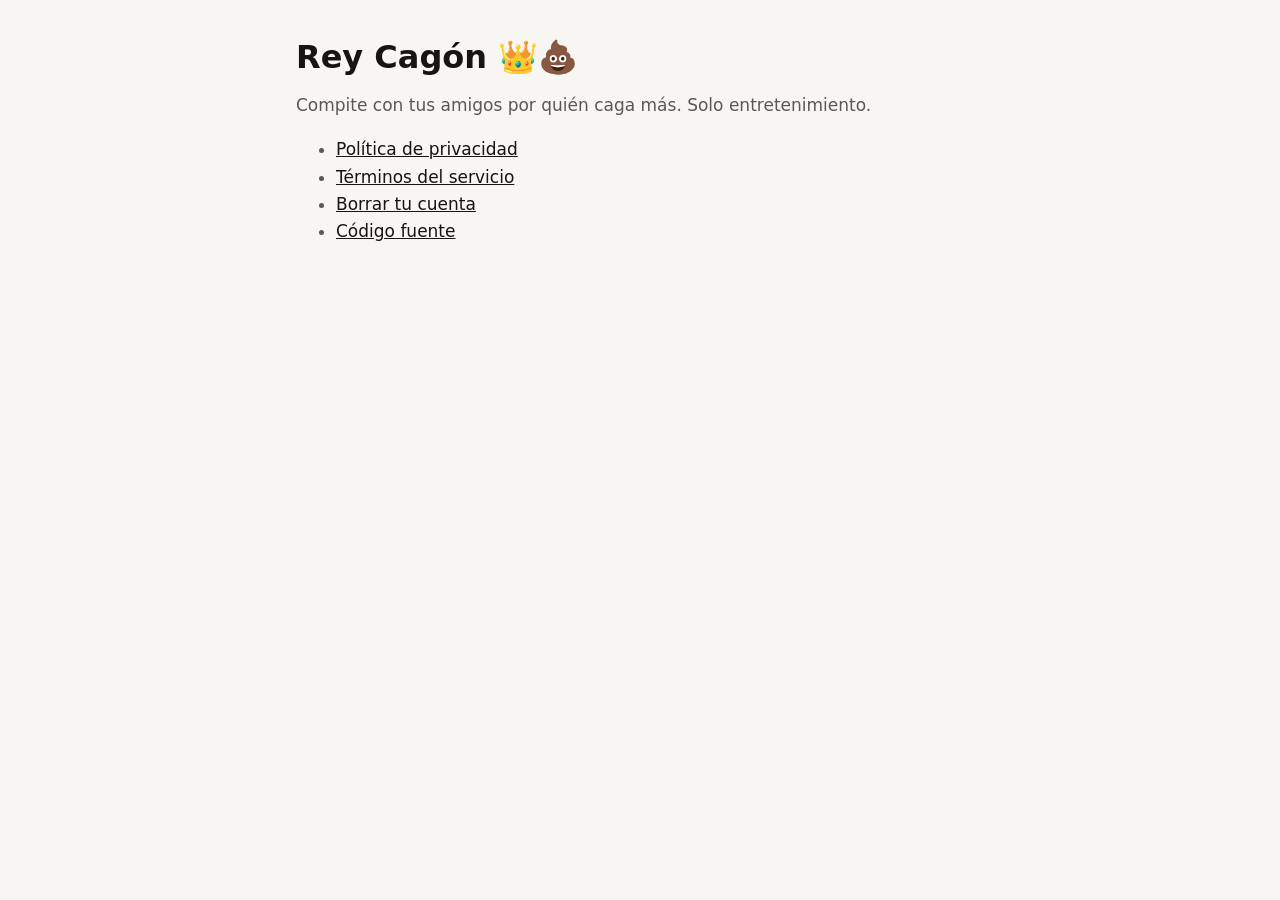
<file: docs/index.html>
<!doctype html>
<html lang="es"><head><meta charset="utf-8"><meta name="viewport" content="width=device-width, initial-scale=1">
<title>Rey Cagón</title><link rel="stylesheet" href="estilo.css"></head>
<body><main>
<h1>Rey Cagón 👑💩</h1>
<p>Compite con tus amigos por quién caga más. Solo entretenimiento.</p>
<ul>
<li><a href="privacidad.html">Política de privacidad</a></li>
<li><a href="terminos.html">Términos del servicio</a></li>
<li><a href="borrar-cuenta.html">Borrar tu cuenta</a></li>
<li><a href="https://github.com/Fervolts/rey-cagon">Código fuente</a></li>
</ul>
</main></body></html>
</file>
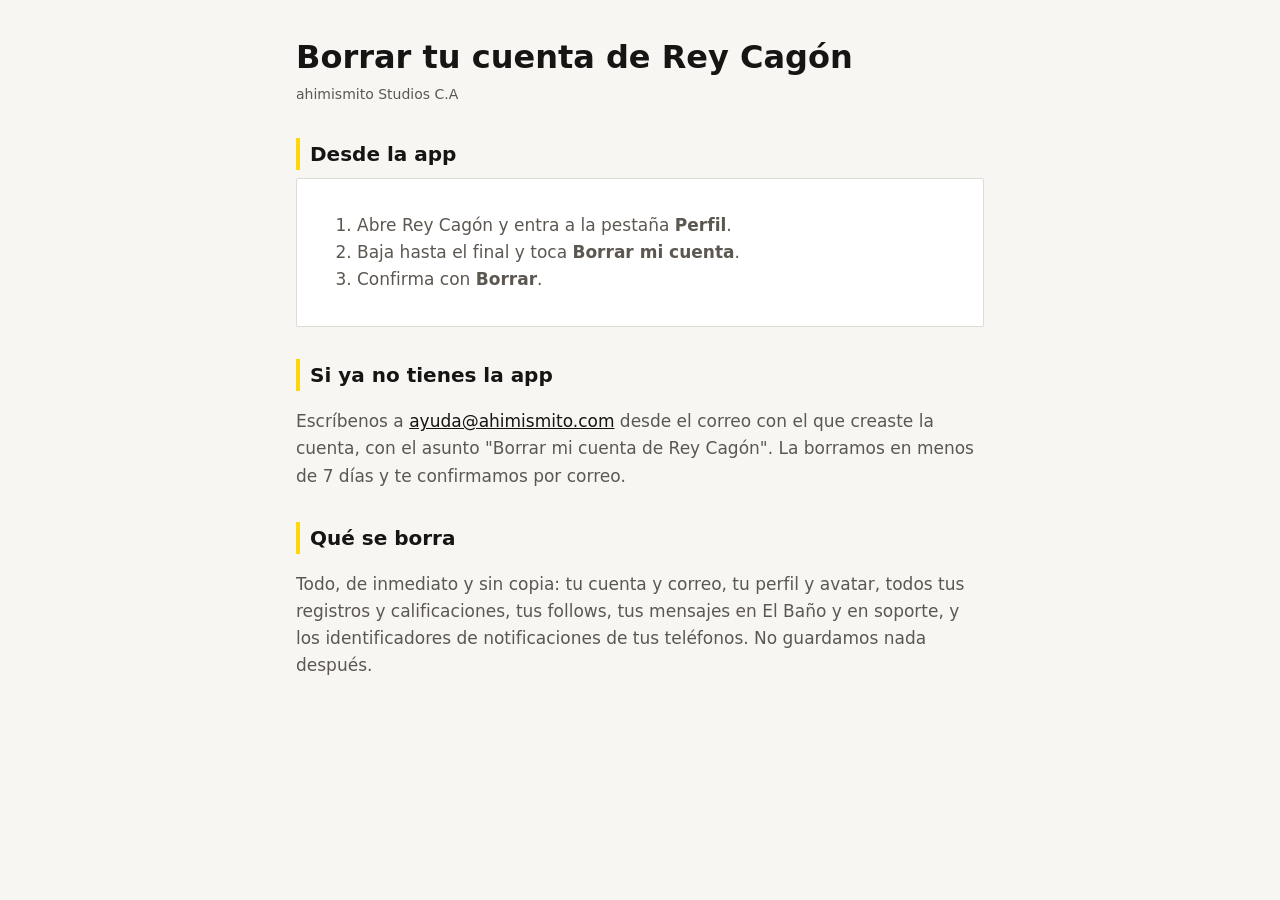
<file: docs/borrar-cuenta.html>
<!doctype html>
<html lang="es"><head><meta charset="utf-8"><meta name="viewport" content="width=device-width, initial-scale=1">
<title>Borrar tu cuenta · Rey Cagón</title><link rel="stylesheet" href="estilo.css"></head>
<body><main>
<h1>Borrar tu cuenta de Rey Cagón</h1>
<div class="fecha">ahimismito Studios C.A</div>

<h2>Desde la app</h2>
<div class="caja">
<ol>
<li>Abre Rey Cagón y entra a la pestaña <strong>Perfil</strong>.</li>
<li>Baja hasta el final y toca <strong>Borrar mi cuenta</strong>.</li>
<li>Confirma con <strong>Borrar</strong>.</li>
</ol>
</div>

<h2>Si ya no tienes la app</h2>
<p>Escríbenos a <a href="mailto:ayuda@ahimismito.com?subject=Borrar%20mi%20cuenta%20de%20Rey%20Cag%C3%B3n">ayuda@ahimismito.com</a> desde el correo con el que creaste la cuenta, con el asunto "Borrar mi cuenta de Rey Cagón". La borramos en menos de 7 días y te confirmamos por correo.</p>

<h2>Qué se borra</h2>
<p>Todo, de inmediato y sin copia: tu cuenta y correo, tu perfil y avatar, todos tus registros y calificaciones, tus follows, tus mensajes en El Baño y en soporte, y los identificadores de notificaciones de tus teléfonos. No guardamos nada después.</p>
</main></body></html>
</file>
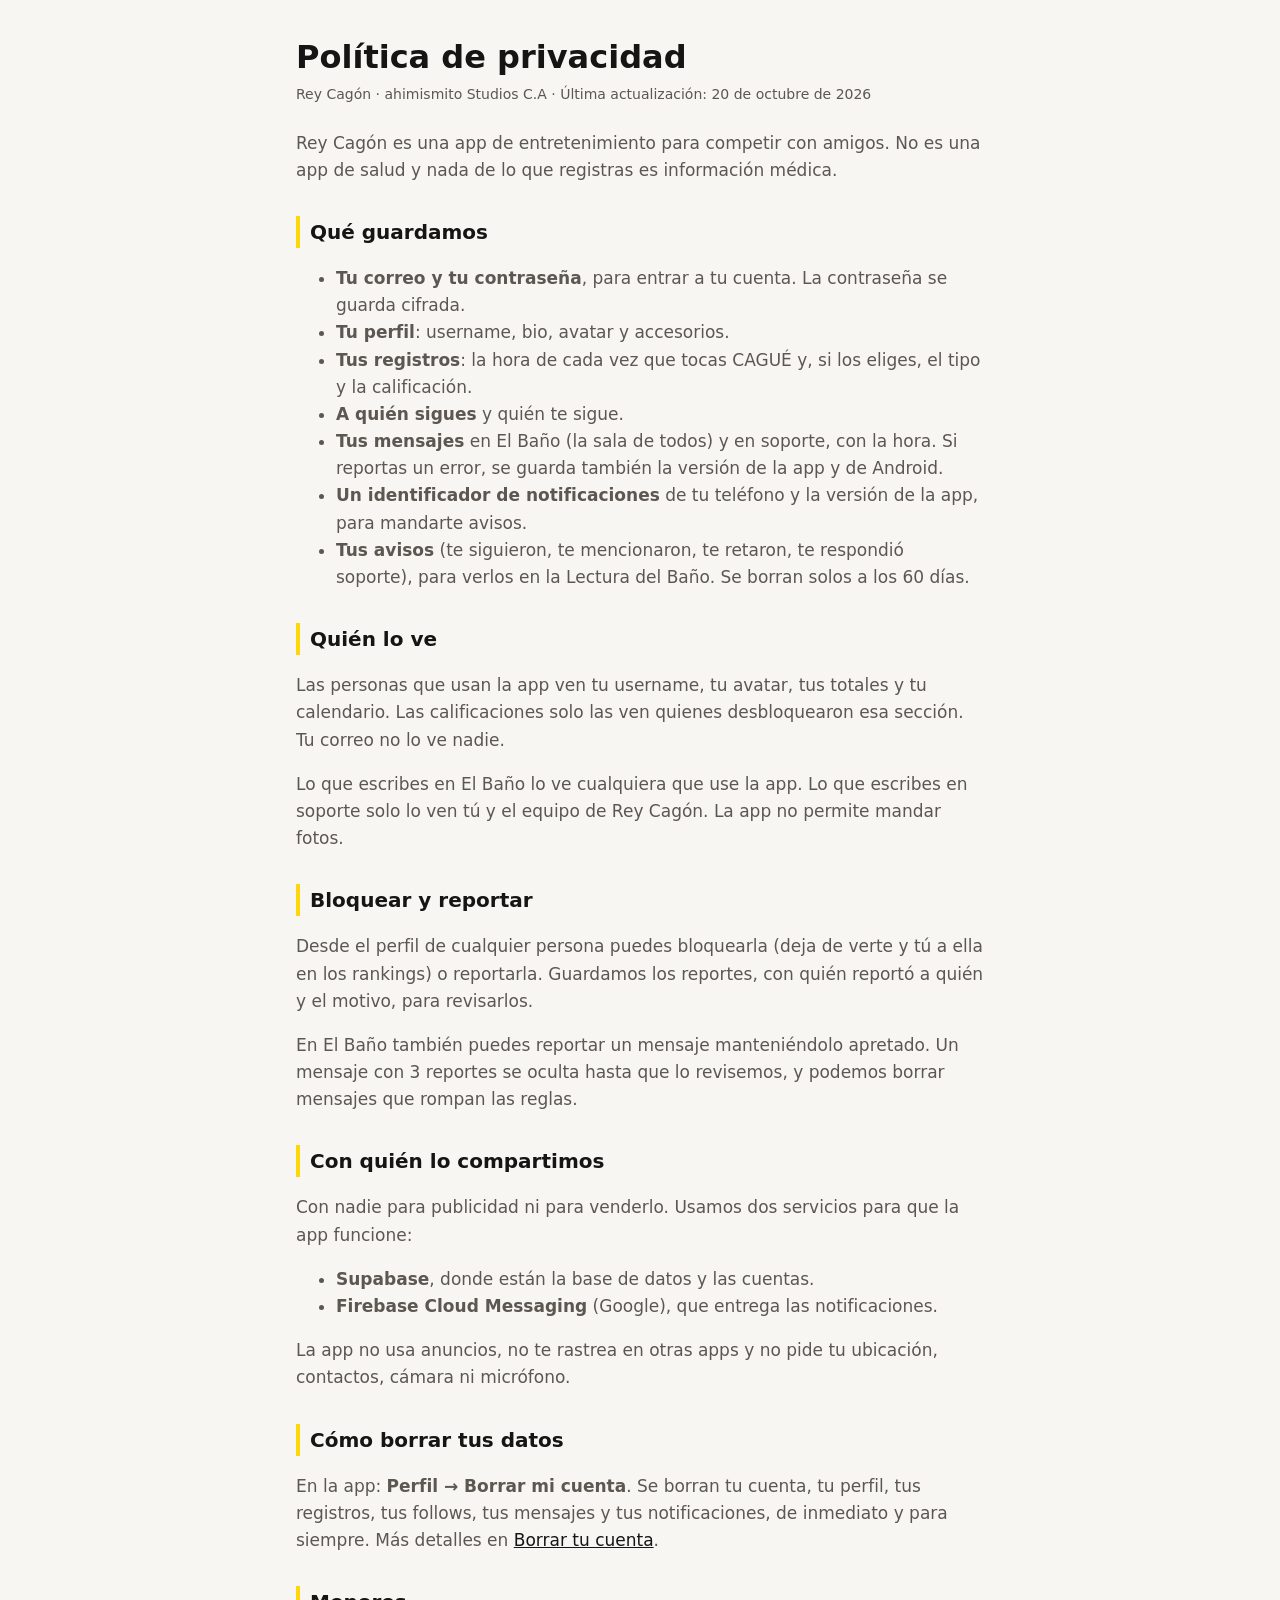
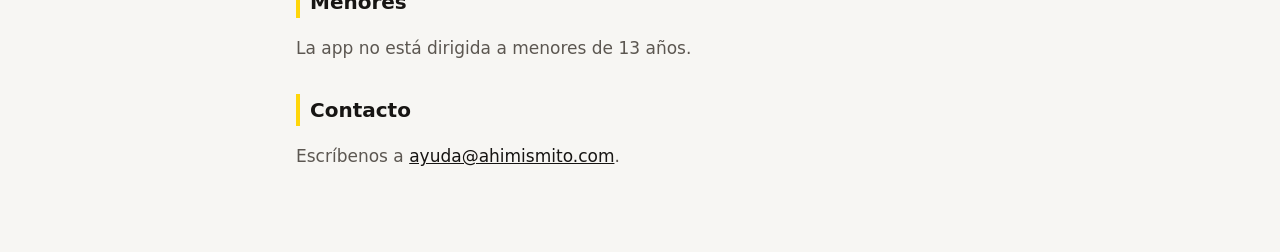
<file: docs/privacidad.html>
<!doctype html>
<html lang="es"><head><meta charset="utf-8"><meta name="viewport" content="width=device-width, initial-scale=1">
<title>Privacidad · Rey Cagón</title><link rel="stylesheet" href="estilo.css"></head>
<body><main>
<h1>Política de privacidad</h1>
<div class="fecha">Rey Cagón · ahimismito Studios C.A · Última actualización: 20 de octubre de 2026</div>

<p>Rey Cagón es una app de entretenimiento para competir con amigos. No es una app de salud y nada de lo que registras es información médica.</p>

<h2>Qué guardamos</h2>
<ul>
<li><strong>Tu correo y tu contraseña</strong>, para entrar a tu cuenta. La contraseña se guarda cifrada.</li>
<li><strong>Tu perfil</strong>: username, bio, avatar y accesorios.</li>
<li><strong>Tus registros</strong>: la hora de cada vez que tocas CAGUÉ y, si los eliges, el tipo y la calificación.</li>
<li><strong>A quién sigues</strong> y quién te sigue.</li>
<li><strong>Tus mensajes</strong> en El Baño (la sala de todos) y en soporte, con la hora. Si reportas un error, se guarda también la versión de la app y de Android.</li>
<li><strong>Un identificador de notificaciones</strong> de tu teléfono y la versión de la app, para mandarte avisos.</li>
<li><strong>Tus avisos</strong> (te siguieron, te mencionaron, te retaron, te respondió soporte), para verlos en la Lectura del Baño. Se borran solos a los 60 días.</li>
</ul>

<h2>Quién lo ve</h2>
<p>Las personas que usan la app ven tu username, tu avatar, tus totales y tu calendario. Las calificaciones solo las ven quienes desbloquearon esa sección. Tu correo no lo ve nadie.</p>
<p>Lo que escribes en El Baño lo ve cualquiera que use la app. Lo que escribes en soporte solo lo ven tú y el equipo de Rey Cagón. La app no permite mandar fotos.</p>

<h2>Bloquear y reportar</h2>
<p>Desde el perfil de cualquier persona puedes bloquearla (deja de verte y tú a ella en los rankings) o reportarla. Guardamos los reportes, con quién reportó a quién y el motivo, para revisarlos.</p>
<p>En El Baño también puedes reportar un mensaje manteniéndolo apretado. Un mensaje con 3 reportes se oculta hasta que lo revisemos, y podemos borrar mensajes que rompan las reglas.</p>

<h2>Con quién lo compartimos</h2>
<p>Con nadie para publicidad ni para venderlo. Usamos dos servicios para que la app funcione:</p>
<ul>
<li><strong>Supabase</strong>, donde están la base de datos y las cuentas.</li>
<li><strong>Firebase Cloud Messaging</strong> (Google), que entrega las notificaciones.</li>
</ul>
<p>La app no usa anuncios, no te rastrea en otras apps y no pide tu ubicación, contactos, cámara ni micrófono.</p>

<h2>Cómo borrar tus datos</h2>
<p>En la app: <strong>Perfil → Borrar mi cuenta</strong>. Se borran tu cuenta, tu perfil, tus registros, tus follows, tus mensajes y tus notificaciones, de inmediato y para siempre. Más detalles en <a href="borrar-cuenta.html">Borrar tu cuenta</a>.</p>

<h2>Menores</h2>
<p>La app no está dirigida a menores de 13 años.</p>

<h2>Contacto</h2>
<p>Escríbenos a <a href="mailto:ayuda@ahimismito.com">ayuda@ahimismito.com</a>.</p>
</main></body></html>
</file>
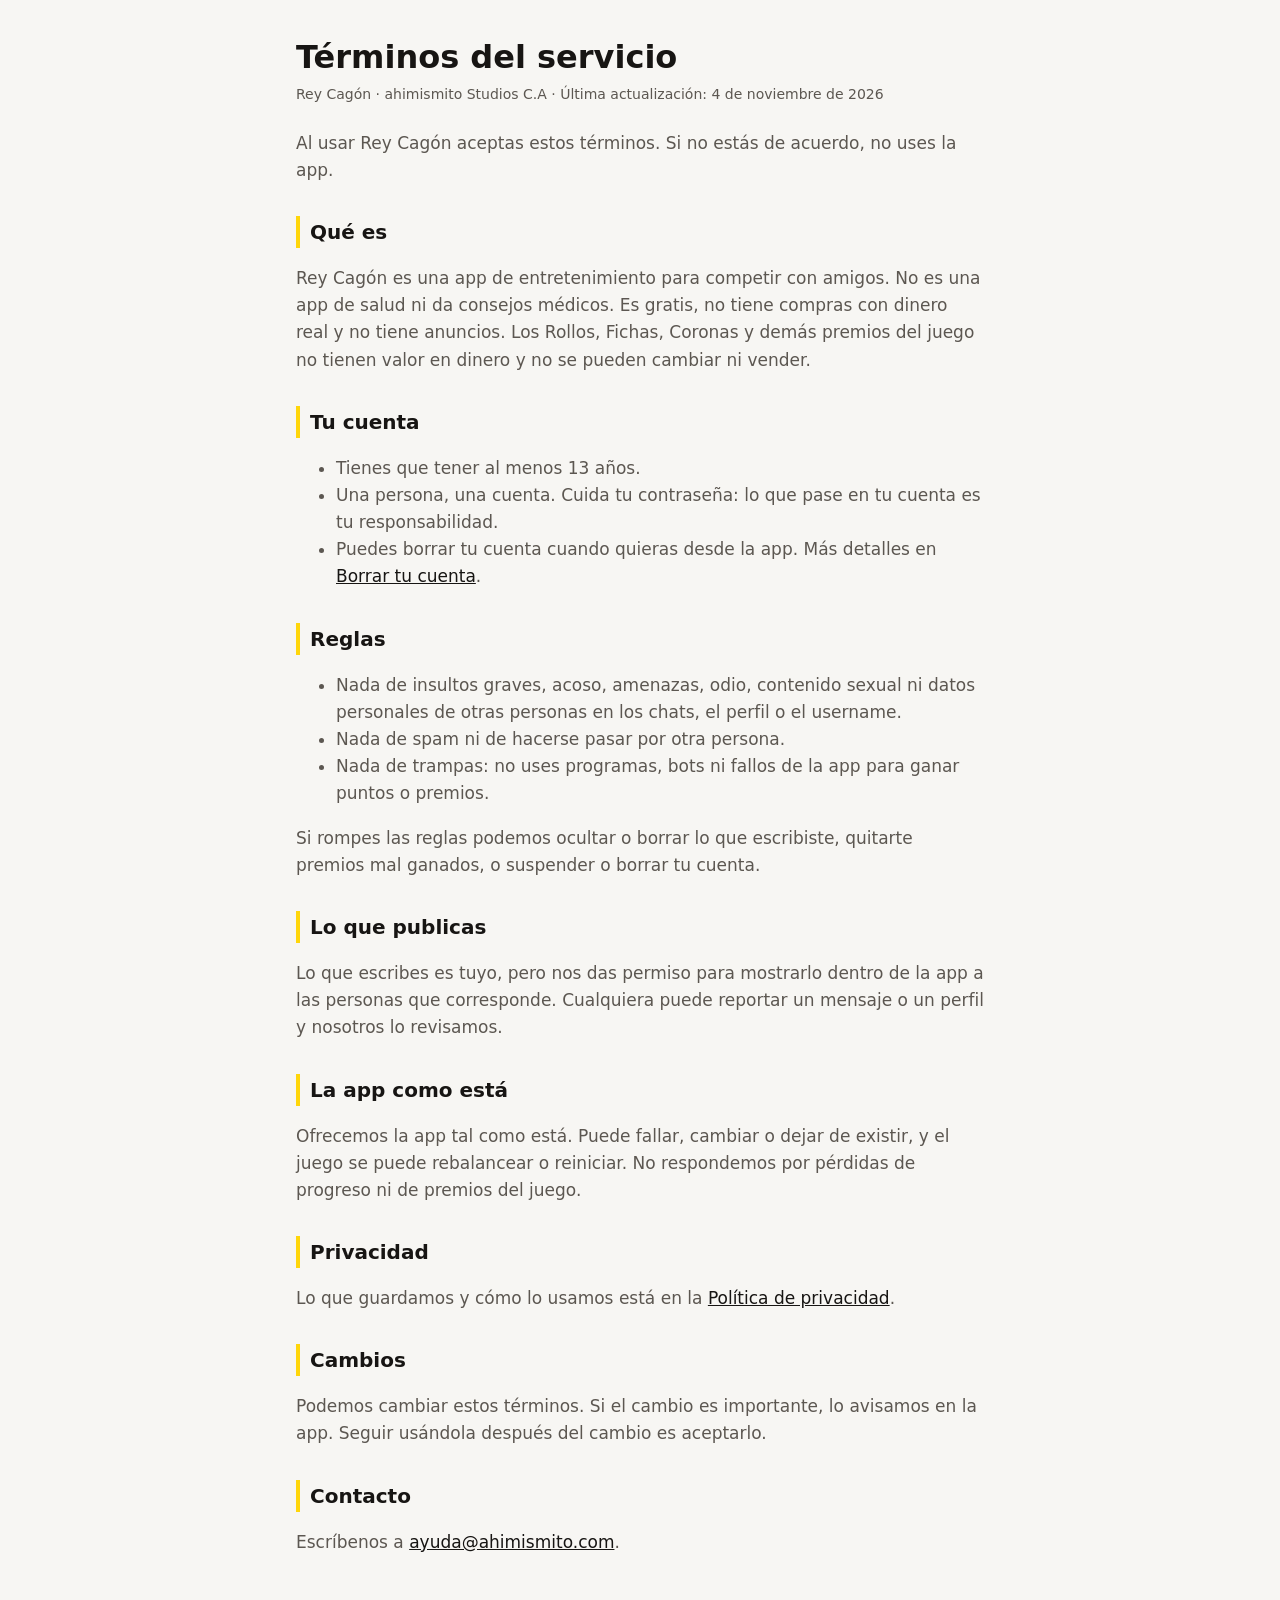
<file: docs/terminos.html>
<!doctype html>
<html lang="es"><head><meta charset="utf-8"><meta name="viewport" content="width=device-width, initial-scale=1">
<title>Términos · Rey Cagón</title><link rel="stylesheet" href="estilo.css"></head>
<body><main>
<h1>Términos del servicio</h1>
<div class="fecha">Rey Cagón · ahimismito Studios C.A · Última actualización: 4 de noviembre de 2026</div>

<p>Al usar Rey Cagón aceptas estos términos. Si no estás de acuerdo, no uses la app.</p>

<h2>Qué es</h2>
<p>Rey Cagón es una app de entretenimiento para competir con amigos. No es una app de salud ni da consejos médicos. Es gratis, no tiene compras con dinero real y no tiene anuncios. Los Rollos, Fichas, Coronas y demás premios del juego no tienen valor en dinero y no se pueden cambiar ni vender.</p>

<h2>Tu cuenta</h2>
<ul>
<li>Tienes que tener al menos 13 años.</li>
<li>Una persona, una cuenta. Cuida tu contraseña: lo que pase en tu cuenta es tu responsabilidad.</li>
<li>Puedes borrar tu cuenta cuando quieras desde la app. Más detalles en <a href="borrar-cuenta.html">Borrar tu cuenta</a>.</li>
</ul>

<h2>Reglas</h2>
<ul>
<li>Nada de insultos graves, acoso, amenazas, odio, contenido sexual ni datos personales de otras personas en los chats, el perfil o el username.</li>
<li>Nada de spam ni de hacerse pasar por otra persona.</li>
<li>Nada de trampas: no uses programas, bots ni fallos de la app para ganar puntos o premios.</li>
</ul>
<p>Si rompes las reglas podemos ocultar o borrar lo que escribiste, quitarte premios mal ganados, o suspender o borrar tu cuenta.</p>

<h2>Lo que publicas</h2>
<p>Lo que escribes es tuyo, pero nos das permiso para mostrarlo dentro de la app a las personas que corresponde. Cualquiera puede reportar un mensaje o un perfil y nosotros lo revisamos.</p>

<h2>La app como está</h2>
<p>Ofrecemos la app tal como está. Puede fallar, cambiar o dejar de existir, y el juego se puede rebalancear o reiniciar. No respondemos por pérdidas de progreso ni de premios del juego.</p>

<h2>Privacidad</h2>
<p>Lo que guardamos y cómo lo usamos está en la <a href="privacidad.html">Política de privacidad</a>.</p>

<h2>Cambios</h2>
<p>Podemos cambiar estos términos. Si el cambio es importante, lo avisamos en la app. Seguir usándola después del cambio es aceptarlo.</p>

<h2>Contacto</h2>
<p>Escríbenos a <a href="mailto:ayuda@ahimismito.com">ayuda@ahimismito.com</a>.</p>
</main></body></html>
</file>
<file: docs/estilo.css>
:root { --papel: #F7F6F3; --tinta: #171513; --suave: #5C5751; --borde: #DEDBD5; --acento: #FFD60A; }
* { box-sizing: border-box; }
body { margin: 0; background: var(--papel); color: var(--tinta); font: 17px/1.6 system-ui, -apple-system, "Segoe UI", Roboto, sans-serif; }
main { max-width: 720px; margin: 0 auto; padding: 40px 16px 64px; }
h1 { font-size: 32px; line-height: 1.1; margin: 0 0 8px; }
h2 { font-size: 20px; margin: 32px 0 8px; border-left: 4px solid var(--acento); padding-left: 10px; }
p, li { color: var(--suave); }
a { color: var(--tinta); }
.fecha { font-size: 14px; color: var(--suave); margin-bottom: 24px; }
.caja { background: #fff; border: 1px solid var(--borde); border-radius: 2px; padding: 16px 20px; }
</file>
